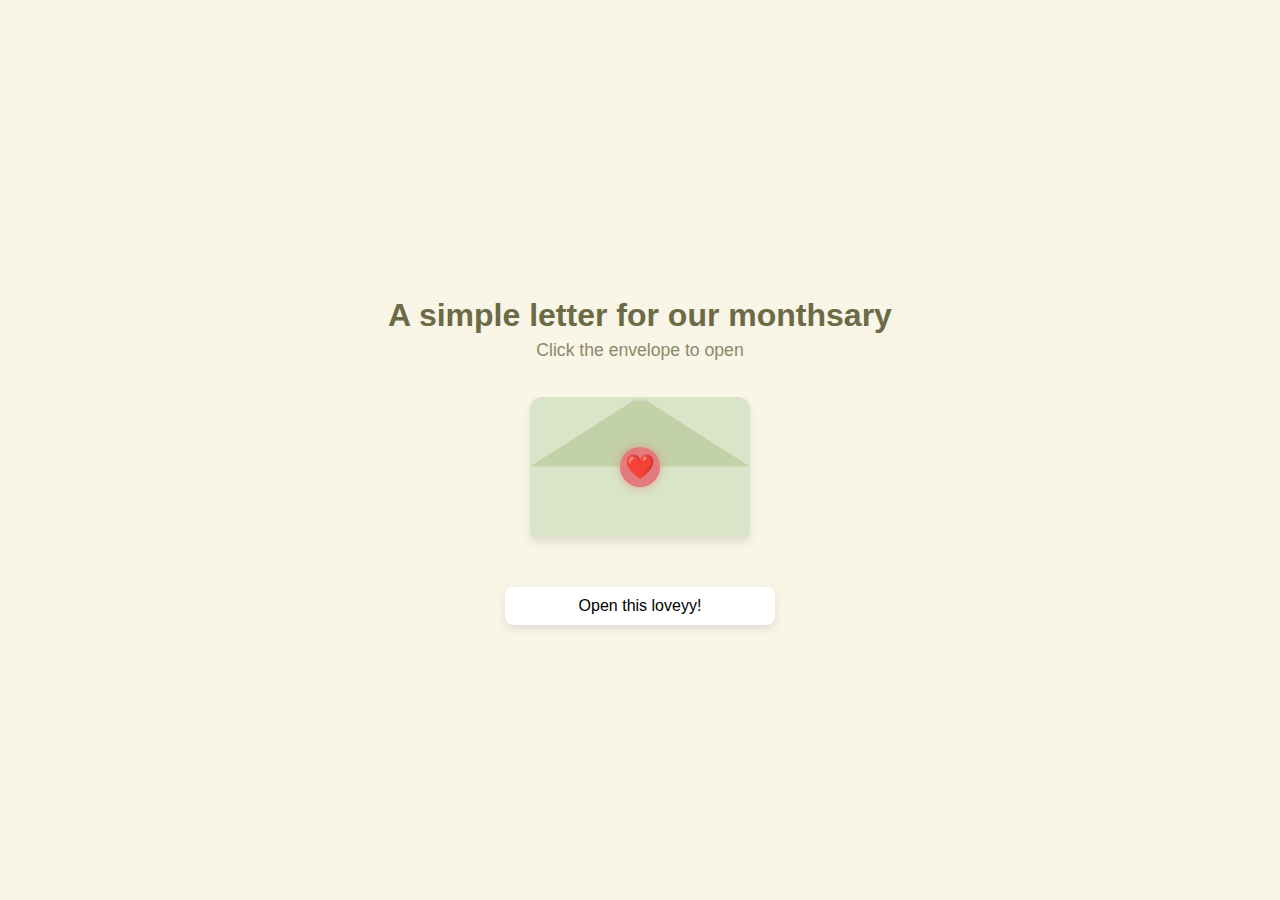
<file: yes.html>
<!DOCTYPE html>
<html lang="en">
<head>
<meta charset="UTF-8" />
<iframe src="Audio2.mp3" allow="autoplay" style="display:none" id="iframeAudio"></iframe>
<meta name="viewport" content="width=device-width, initial-scale=1" />
<title>A Special Note</title>
<style>
  body {
    margin: 0;
    background: #f9f5e7;
    font-family: 'Segoe UI', Tahoma, Geneva, Verdana, sans-serif;
    display: flex;
    justify-content: center;
    align-items: center;
    height: 100vh;
    user-select: none;
  }
  .container {
    text-align: center;
  }
  h1 {
    color: #6b6b47;
    font-weight: 700;
    margin-bottom: 0.2em;
  }
  p.subtitle {
    color: #8a8a6a;
    margin-top: 0;
    margin-bottom: 2em;
    font-size: 1.1em;
  }
  .envelope {
    width: 220px;
    height: 140px;
    background: #d9e4c8;
    border-radius: 12px 12px 6px 6px;
    position: relative;
    margin: 0 auto;
    box-shadow: 0 6px 10px rgba(0,0,0,0.1);
    cursor: pointer;
    transition: transform 0.3s ease;
  }
  .envelope:hover {
    transform: scale(1.05);
  }
  .flap {
    position: absolute;
    top: 0;
    left: 0;
    width: 220px;
    height: 70px;
    background: #c3d1a8;
    border-radius: 12px 12px 0 0;
    clip-path: polygon(0 100%, 50% 0, 100% 100%);
    box-shadow: inset 0 2px 4px rgba(255,255,255,0.6);
    transition: transform 0.5s ease;
    transform-origin: top center;
  }
  .envelope.open .flap {
    transform: rotateX(180deg);
  }
  .seal {
    position: absolute;
    top: 50px;
    left: 50%;
    transform: translateX(-50%);
    width: 40px;
    height: 40px;
    background: #e27c7c;
    border-radius: 50%;
    box-shadow: 0 0 8px rgba(226,124,124,0.7);
    display: flex;
    justify-content: center;
    align-items: center;
    font-size: 24px;
    color: white;
    user-select: none;
  }
  .note {
    position: fixed;
    top: 50%;
    left: 50%;
    width: 320px;
    max-width: 90vw;
    max-height: 70vh;
    background: #fef9e7;
    border-radius: 16px;
    box-shadow: 0 10px 30px rgba(0,0,0,0.15);
    padding: 30px 25px 25px 25px;
    transform: translate(-50%, -50%) scale(0);
    opacity: 0;
    transition: transform 0.4s ease, opacity 0.4s ease;
    font-family: 'Georgia', serif;
    color: #6b5e3c;
    line-height: 1.5;
    user-select: text;
    overflow-y: auto;
    z-index: 10;
  }
  .note.open {
    transform: translate(-50%, -50%) scale(1);
    opacity: 1;
  }

  /* Responsive adjustments */
  @media (max-width: 768px) {
    .envelope {
      width: 180px;
      height: 110px;
    }
    .flap {
      width: 180px;
      height: 55px;
    }
    .seal {
      width: 30px;
      height: 30px;
      font-size: 18px;
      top: 38px;
    }
    .note {
      width: 280px;
      padding: 20px 15px 15px 15px;
      font-size: 0.95rem;
    }
    .note h2 {
      font-size: 1.2em;
    }
    .note p {
      font-size: 1rem;
    }
  }

  @media (max-width: 480px) {
    .envelope {
      width: 140px;
      height: 90px;
    }
    .flap {
      width: 140px;
      height: 45px;
    }
    .seal {
      width: 24px;
      height: 24px;
      font-size: 14px;
      top: 30px;
    }
    .note {
      width: 240px;
      padding: 15px 10px 10px 10px;
      font-size: 0.9rem;
    }
    .note h2 {
      font-size: 1em;
    }
    .note p {
      font-size: 0.9rem;
    }
  }
  .note h2 {
    margin-top: 0;
    font-weight: 700;
    font-style: italic;
    font-size: 1.4em;
    text-align: center;
    margin-bottom: 1em;
  }
  .note p {
    font-size: 1.1em;
    white-space: pre-line;
    overflow-wrap: break-word;
    word-wrap: break-word;
    hyphens: auto;
  }
  .close-btn {
    position: absolute;
    top: 10px;
    right: 15px;
    background: transparent;
    border: none;
    font-size: 1.5em;
    color: #a88c6f;
    cursor: pointer;
    font-weight: 700;
    user-select: none;
  }
  .close-btn:hover {
    color: #6b5e3c;
  }
  </style>
  <style>
    .btn-flower {
      background: white;
      color: black;
      padding: 10px 25px;
      border-radius: 8px;
      box-shadow: 0 4px 8px rgba(0,0,0,0.1);
      text-decoration: none;
      display: inline-block;
      margin: 20px auto 0 auto;
      font-weight: 500;
      font-family: 'Poppins', sans-serif;
      cursor: pointer;
      transition: background-color 0.3s ease;
    }
    .btn-flower:hover {
      background-color: #f0f0f0;
    }
  </style>
</head>
<body>
  <div class="container">
    <h1>A simple letter for our monthsary</h1>
    <p class="subtitle">Click the envelope to open</p>
    <div class="envelope" id="envelope" aria-label="Envelope, click to open" role="button" tabindex="0">
      <div class="flap"></div>
      <div class="seal">❤️</div>
    </div>
    <a href="flower.html" class="btn-flower" style="display: block; margin: 50px auto 0 auto; max-width: 220px;">Open this loveyy!</a>
  </div>

  <div class="note" id="note" role="dialog" aria-modal="true" aria-labelledby="note-title" aria-describedby="note-content">
    <button class="close-btn" id="closeBtn" aria-label="Close note">&times;</button>
    <h2 id="note-title">To mylove of mylife!💖,</h2>
    <p id="note-content">
      Hello, my loveyy. Today is our special day. I love you so much. I just have a simple message for you on our monthsary. Happy 7th monthsary, myiyaaaaa<3! I’m so grateful that we’ve made it this far. We both know that we’ve gone through struggles, arguments, and challenges it hasn’t been easy for us. But I want you to know that I always thank the Lord for giving me someone like you. Every day that passes, you’re the one who gives me strength to keep going, even when I’m full of problems you still stay by my side.

Despite everything, we are here, making our relationship stronger with each passing day. I’m looking forward to celebrating many more months, years, birthdays, and anniversaries with you. I always pray that God continues to guide us in our relationship that every fight, every emotion, and every decision we make will be under His guidance. Sometimes, it’s hard when we get carried away by our emotions and decisions, but I hope you never get tired of my silliness and immaturity. I know I’ve made mistakes, and I’m still learning more about your side so I can understand you better. Please always remember that I’ll always be here for you.

And also, I want you to know how proud I am of you and all your achievements big or small. I love you so much, myiyaaaa. Happy 7th monthsary to us! ✨💖

      from your, loveyy!
    </p>
  </div>

<script>
  const envelope = document.getElementById('envelope');
  const note = document.getElementById('note');
  const closeBtn = document.getElementById('closeBtn');

  function openNote() {
    envelope.classList.add('open');
    note.classList.add('open');
  }
  function closeNote() {
    envelope.classList.remove('open');
    note.classList.remove('open');
  }

  envelope.addEventListener('click', openNote);
  closeBtn.addEventListener('click', closeNote);

  // Accessibility: open note on Enter or Space key when envelope focused
  envelope.addEventListener('keydown', (e) => {
    if (e.key === 'Enter' || e.key === ' ') {
      e.preventDefault();
      openNote();
    }
  });
</script>
</body>
</html>
</file>
